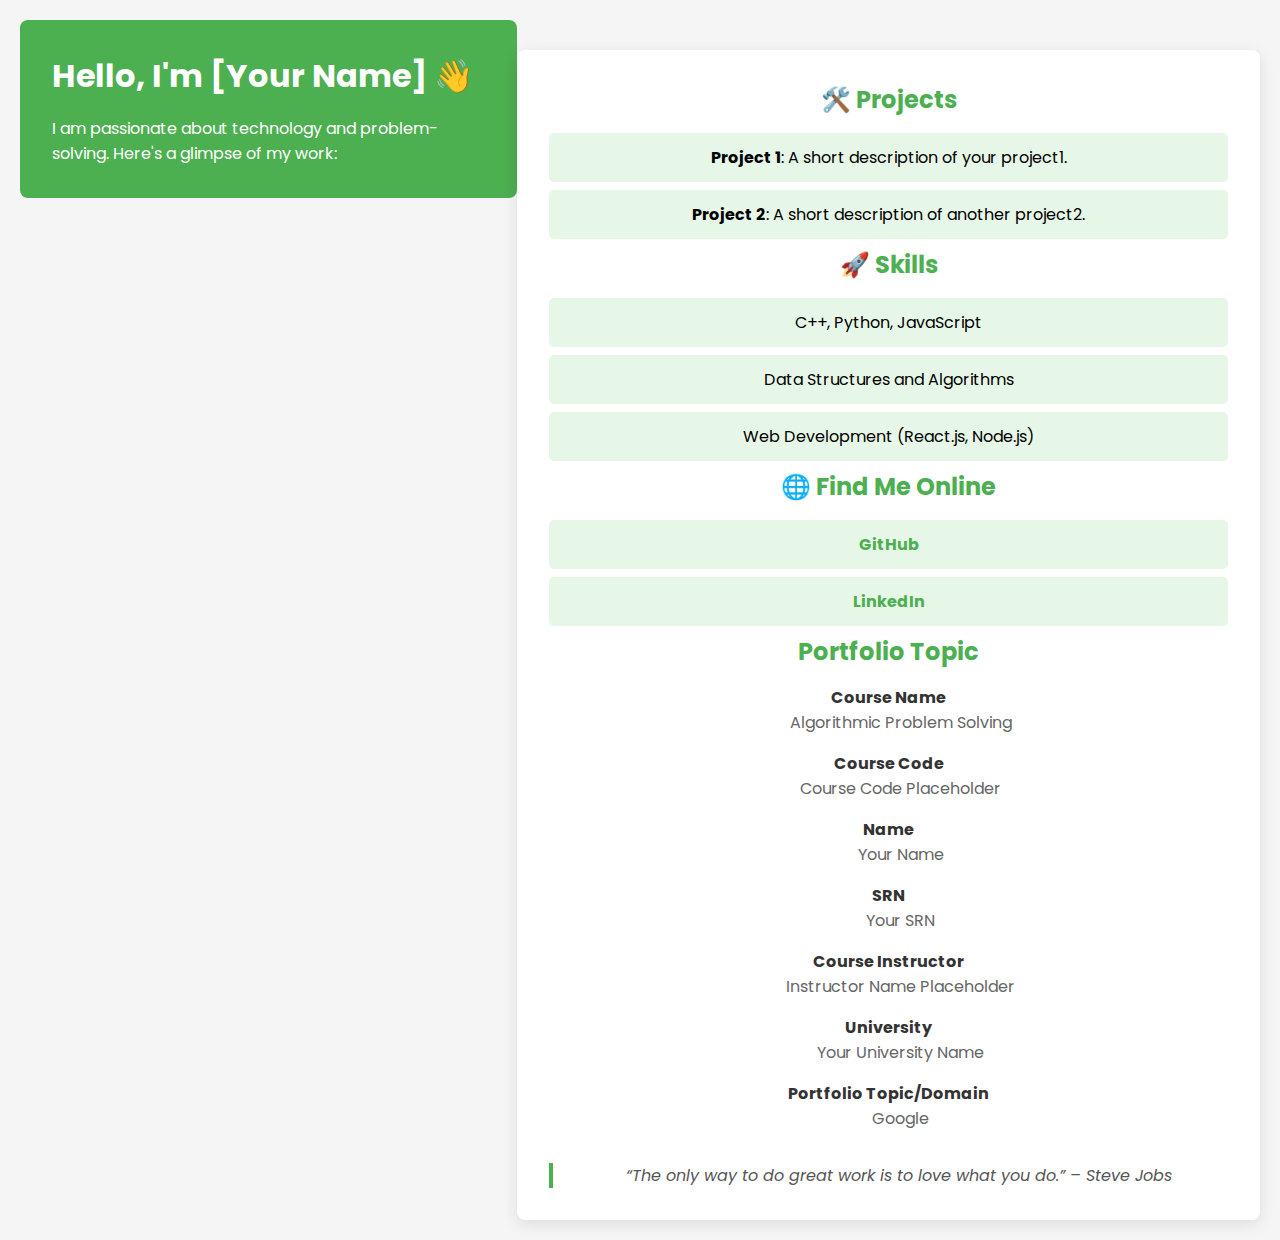
<file: index.html>
<!DOCTYPE html>
<html lang="en">
<head>
    <meta charset="UTF-8">
    <meta name="viewport" content="width=device-width, initial-scale=1.0">
    <title>Portfolio</title>
    <link rel="stylesheet" href="style.css">
    <link href="https://fonts.googleapis.com/css2?family=Poppins:wght@300;400;600&display=swap" rel="stylesheet">
</head>
<body>
    <header>
        <h1>Hello, I'm [Your Name] 👋</h1>
        <p>I am passionate about technology and problem-solving. Here's a glimpse of my work:</p>
    </header>

    <section>
        <h2>🛠️ Projects</h2>
        <ul>
            <li><strong>Project 1</strong>: A short description of your project1.</li>
            <li><strong>Project 2</strong>: A short description of another project2.</li>
        </ul>

        <h2>🚀 Skills</h2>
        <ul>
            <li>C++, Python, JavaScript</li>
            <li>Data Structures and Algorithms</li>
            <li>Web Development (React.js, Node.js)</li>
        </ul>

        <h2>🌐 Find Me Online</h2>
        <ul>
            <li><a href="https://github.com/your-github-username" target="_blank">GitHub</a></li>
            <li><a href="https://linkedin.com/in/your-linkedin-profile" target="_blank">LinkedIn</a></li>
        </ul>

        <h2>Portfolio Topic</h2>
        <dl>
            <dt>Course Name</dt>
            <dd>Algorithmic Problem Solving</dd>

            <dt>Course Code</dt>
            <dd>Course Code Placeholder</dd>

            <dt>Name</dt>
            <dd>Your Name</dd>

            <dt>SRN</dt>
            <dd>Your SRN</dd>

            <dt>Course Instructor</dt>
            <dd>Instructor Name Placeholder</dd>

            <dt>University</dt>
            <dd>Your University Name</dd>

            <dt>Portfolio Topic/Domain</dt>
            <dd>Google</dd>
        </dl>

        <blockquote>“The only way to do great work is to love what you do.” – Steve Jobs</blockquote>
    </section>
</body>
</html>
</file>
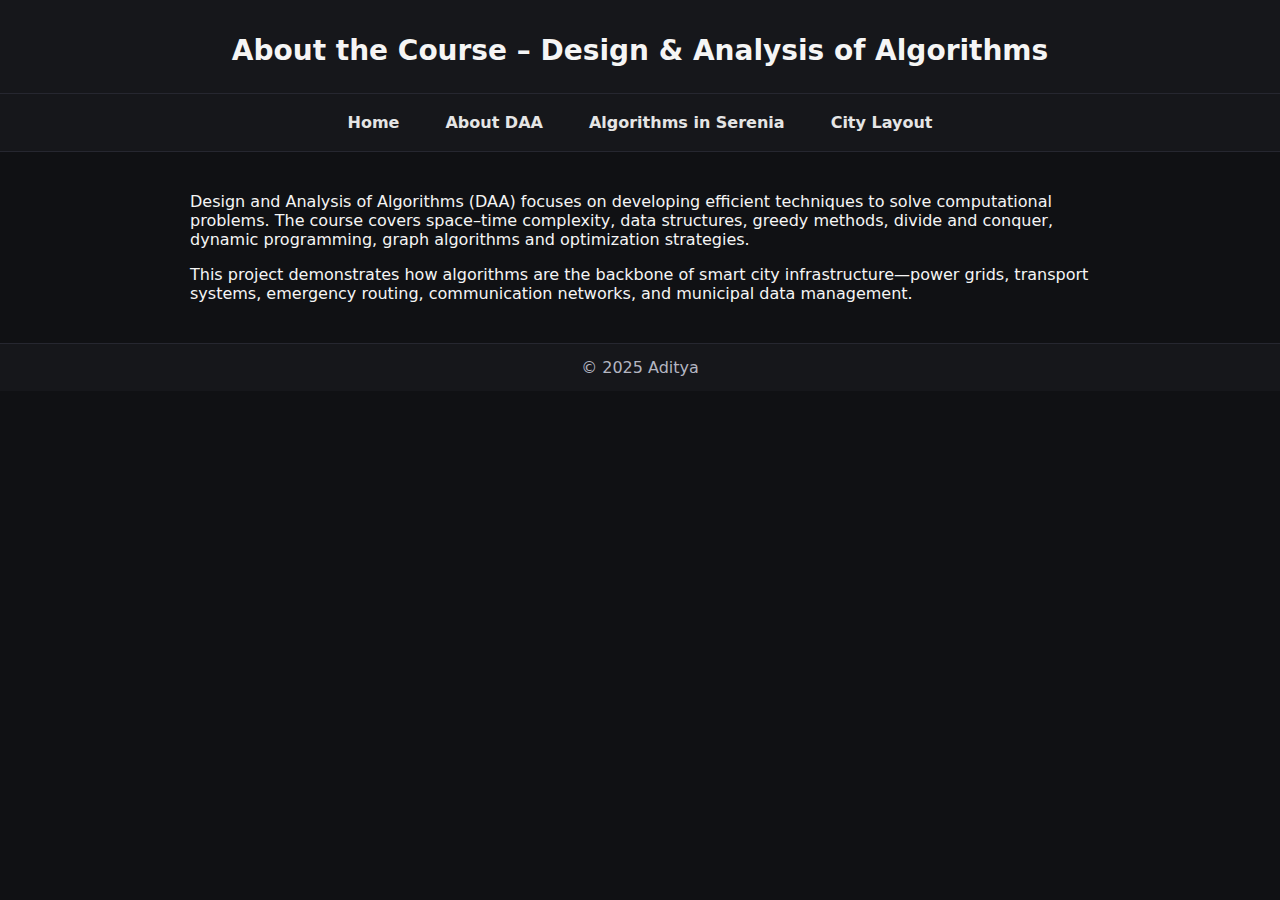
<file: about.html>
<!DOCTYPE html>
<html>
<head>
    <title>About DAA</title>
    <link rel="stylesheet" href="styles.css">
</head>
<body>

<header><h1>About the Course – Design & Analysis of Algorithms</h1></header>

<nav>
    <a href="index.html">Home</a>
    <a href="about.html">About DAA</a>
    <a href="algos.html">Algorithms in Serenia</a>
    <a href="citylayout.html">City Layout</a>
</nav>

<section>
<p>
Design and Analysis of Algorithms (DAA) focuses on developing efficient techniques 
to solve computational problems. The course covers space–time complexity, 
data structures, greedy methods, divide and conquer, dynamic programming, 
graph algorithms and optimization strategies.
</p>

<p>
This project demonstrates how algorithms are the backbone of smart city 
infrastructure—power grids, transport systems, emergency routing, communication 
networks, and municipal data management.
</p>
</section>

<footer>© 2025 Aditya</footer>

</body>
</html>
</file>
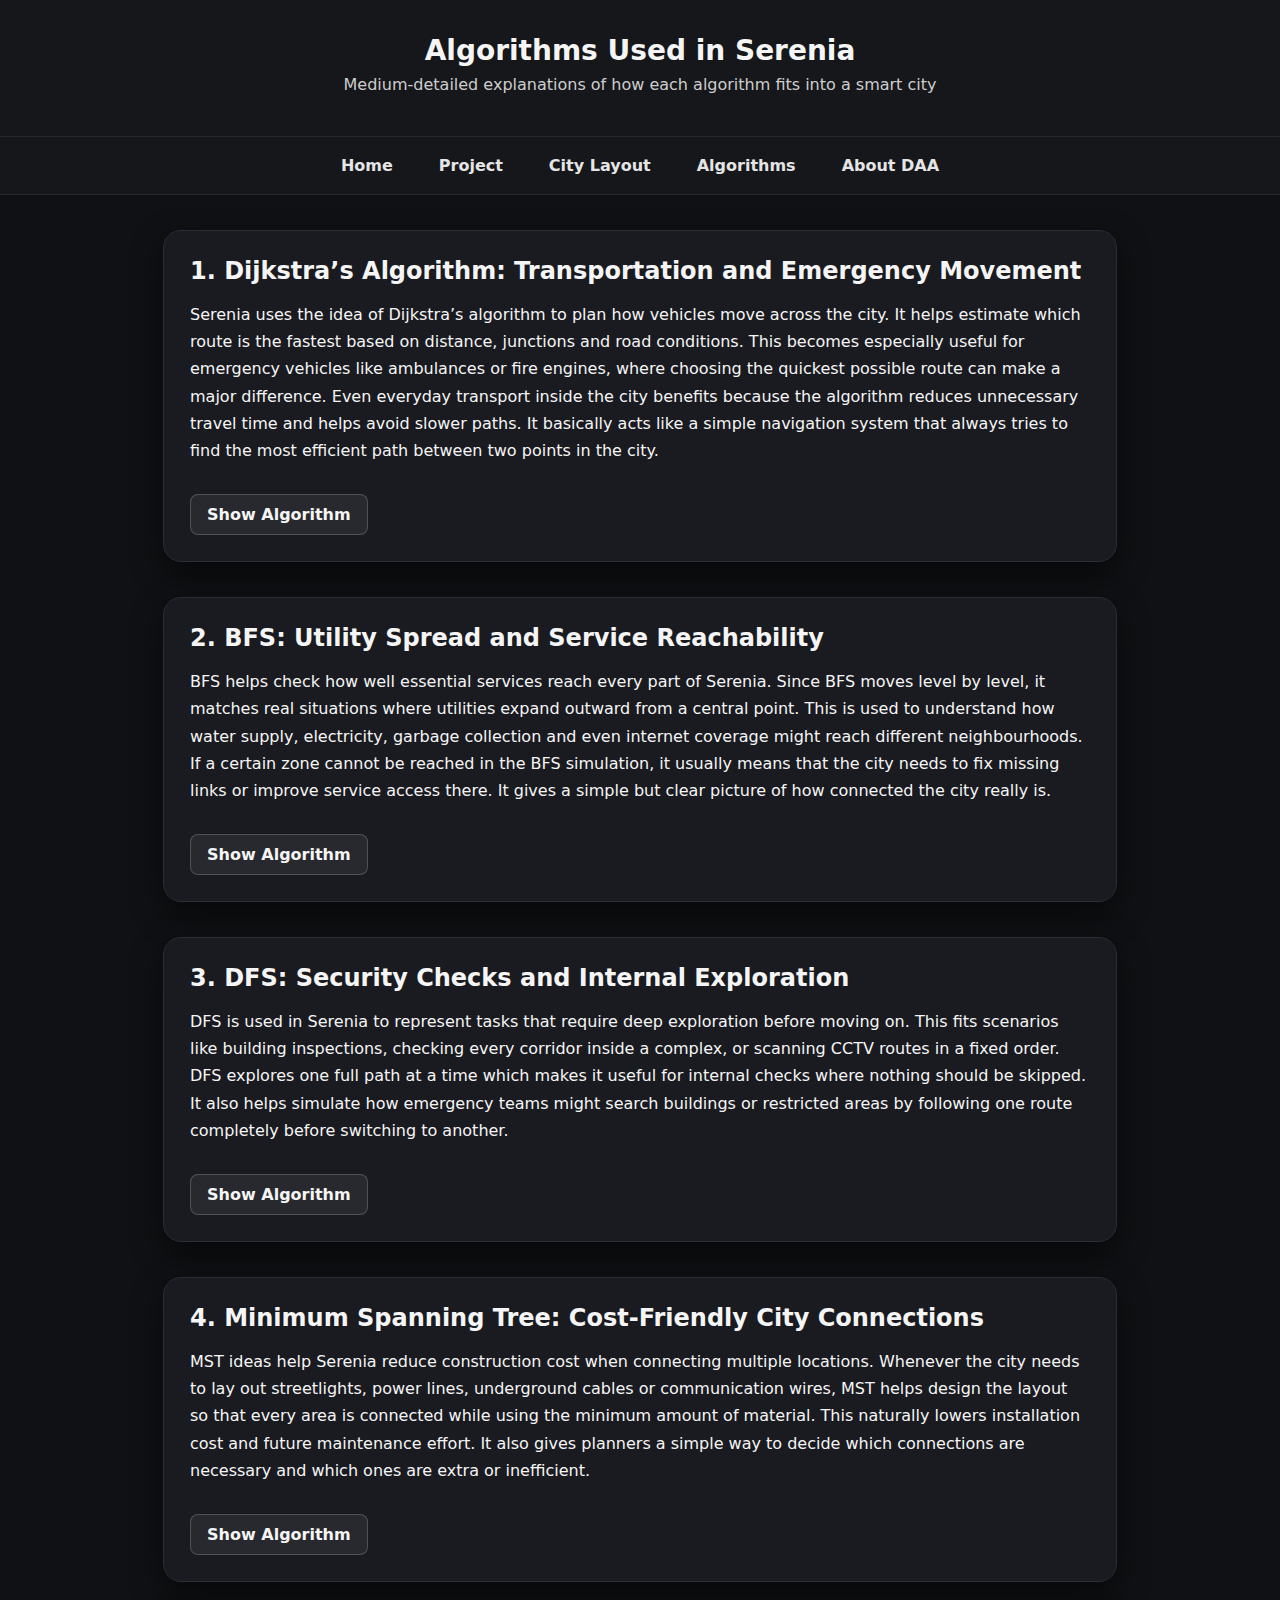
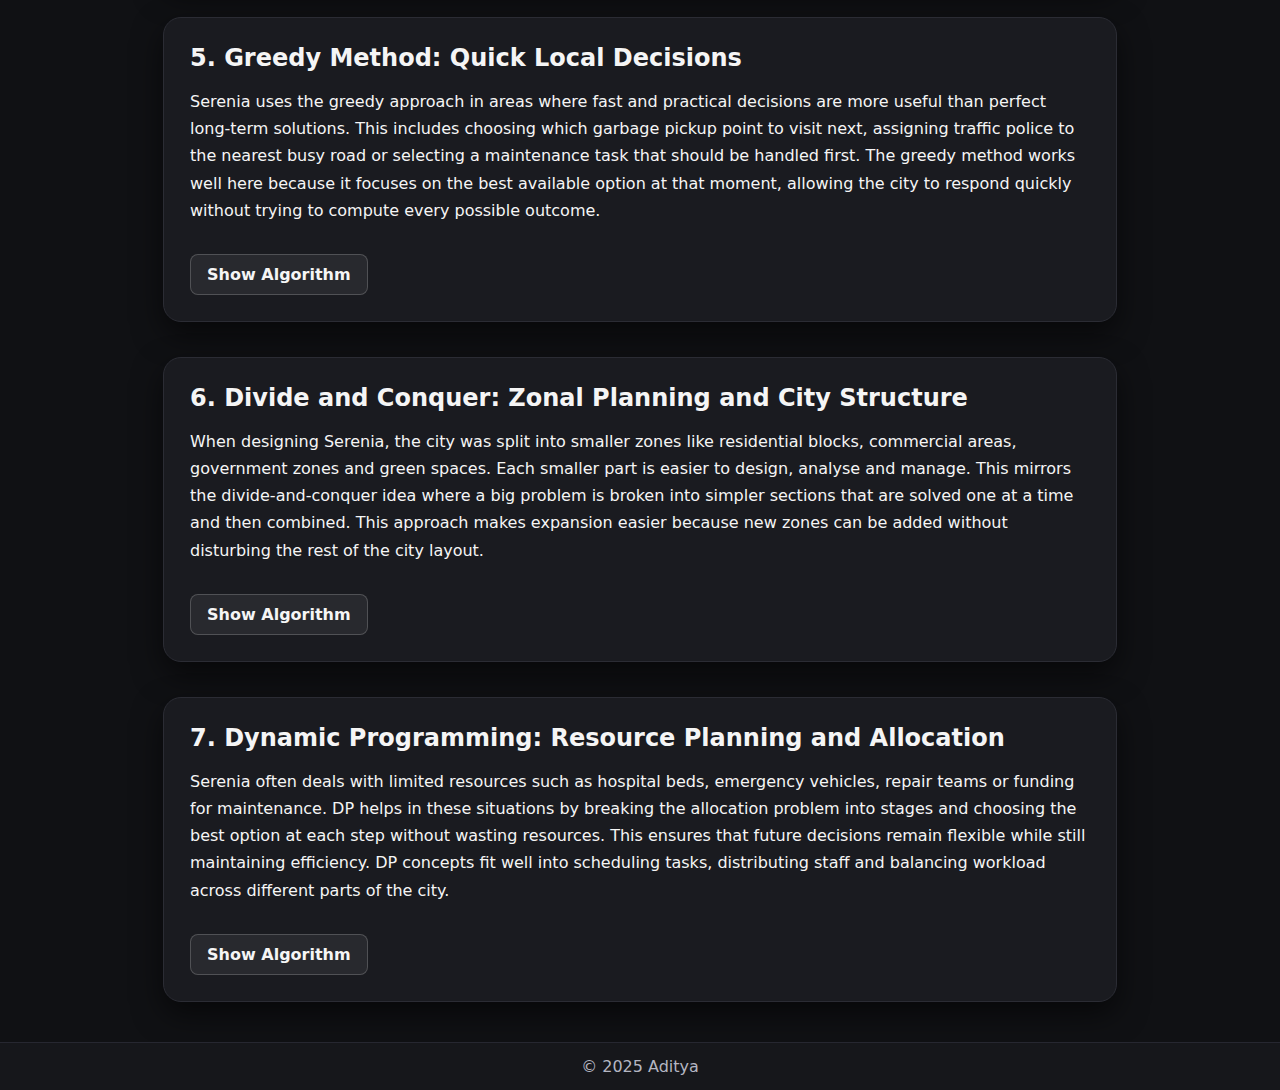
<file: algorithms.html>
<!DOCTYPE html>
<html>
<head>
    <title>Algorithms in Serenia City</title>
    <link rel="stylesheet" href="styles.css">
    <meta charset="utf-8">
    <meta name="viewport" content="width=device-width, initial-scale=1">
</head>
<body>

<header>
    <h1>Algorithms Used in Serenia</h1>
    <p>Medium-detailed explanations of how each algorithm fits into a smart city</p>
</header>

<nav>
    <a href="index.html">Home</a>
    <a href="project.html">Project</a>
    <a href="citylayout.html">City Layout</a>
    <a href="algorithms.html">Algorithms</a>
    <a href="about.html">About DAA</a>
</nav>


<!-- 1. DIJKSTRA -->
<section class="card">
    <h2>1. Dijkstra’s Algorithm: Transportation and Emergency Movement</h2>

    <p>
        Serenia uses the idea of Dijkstra’s algorithm to plan how vehicles move across the city.
        It helps estimate which route is the fastest based on distance, junctions and road conditions.
        This becomes especially useful for emergency vehicles like ambulances or fire engines, where
        choosing the quickest possible route can make a major difference. Even everyday transport inside
        the city benefits because the algorithm reduces unnecessary travel time and helps avoid slower paths.
        It basically acts like a simple navigation system that always tries to find the most efficient path
        between two points in the city.
    </p>

    <details class="algo-drop">
        <summary>Show Algorithm</summary>
        <div class="algo-box">
<pre>
function dijkstra(graph, source):
    dist = infinity array
    dist[source] = 0
    pq = priority queue
    pq.push(source, 0)

    while pq not empty:
        u = pq.pop()
        for each v in neighbors(u):
            w = weight(u, v)
            if dist[u] + w < dist[v]:
                dist[v] = dist[u] + w
                pq.push(v, dist[v])

    return dist
</pre>
        </div>
    </details>
</section>


<!-- 2. BFS -->
<section class="card">
    <h2>2. BFS: Utility Spread and Service Reachability</h2>

    <p>
        BFS helps check how well essential services reach every part of Serenia. Since BFS moves level by
        level, it matches real situations where utilities expand outward from a central point. This is used
        to understand how water supply, electricity, garbage collection and even internet coverage might reach
        different neighbourhoods. If a certain zone cannot be reached in the BFS simulation, it usually means
        that the city needs to fix missing links or improve service access there. It gives a simple but clear
        picture of how connected the city really is.
    </p>

    <details class="algo-drop">
        <summary>Show Algorithm</summary>
        <div class="algo-box">
<pre>
function BFS(graph, start):
    visited = set()
    queue = [start]
    visited.add(start)

    while queue not empty:
        node = queue.pop(0)
        for neighbor in graph[node]:
            if neighbor not in visited:
                visited.add(neighbor)
                queue.append(neighbor)
</pre>
        </div>
    </details>
</section>


<!-- 3. DFS -->
<section class="card">
    <h2>3. DFS: Security Checks and Internal Exploration</h2>

    <p>
        DFS is used in Serenia to represent tasks that require deep exploration before moving on.
        This fits scenarios like building inspections, checking every corridor inside a complex,
        or scanning CCTV routes in a fixed order. DFS explores one full path at a time which makes
        it useful for internal checks where nothing should be skipped. It also helps simulate how
        emergency teams might search buildings or restricted areas by following one route completely
        before switching to another.
    </p>

    <details class="algo-drop">
        <summary>Show Algorithm</summary>
        <div class="algo-box">
<pre>
function DFS(node):
    visited.add(node)
    for neighbor in graph[node]:
        if neighbor not in visited:
            DFS(neighbor)
</pre>
        </div>
    </details>
</section>


<!-- 4. MST -->
<section class="card">
    <h2>4. Minimum Spanning Tree: Cost-Friendly City Connections</h2>

    <p>
        MST ideas help Serenia reduce construction cost when connecting multiple locations.
        Whenever the city needs to lay out streetlights, power lines, underground cables
        or communication wires, MST helps design the layout so that every area is connected
        while using the minimum amount of material. This naturally lowers installation cost
        and future maintenance effort. It also gives planners a simple way to decide which
        connections are necessary and which ones are extra or inefficient.
    </p>

    <details class="algo-drop">
        <summary>Show Algorithm</summary>
        <div class="algo-box">
<pre>
function kruskal(graph):
    sort edges by weight
    DSU = disjoint set
    mst = []

    for (u, v, w) in edges:
        if find(u) != find(v):
            union(u, v)
            mst.append((u, v, w))

    return mst
</pre>
        </div>
    </details>
</section>


<!-- 5. GREEDY -->
<section class="card">
    <h2>5. Greedy Method: Quick Local Decisions</h2>

    <p>
        Serenia uses the greedy approach in areas where fast and practical decisions are more
        useful than perfect long-term solutions. This includes choosing which garbage pickup
        point to visit next, assigning traffic police to the nearest busy road or selecting a
        maintenance task that should be handled first. The greedy method works well here because
        it focuses on the best available option at that moment, allowing the city to respond
        quickly without trying to compute every possible outcome.
    </p>

    <details class="algo-drop">
        <summary>Show Algorithm</summary>
        <div class="algo-box">
<pre>
function greedy(problem):
    solution = []
    while not finished(problem):
        best = best_local_choice(problem)
        solution.append(best)
        update(problem, best)
    return solution
</pre>
        </div>
    </details>
</section>


<!-- 6. DIVIDE & CONQUER -->
<section class="card">
    <h2>6. Divide and Conquer: Zonal Planning and City Structure</h2>

    <p>
        When designing Serenia, the city was split into smaller zones like residential blocks,
        commercial areas, government zones and green spaces. Each smaller part is easier to
        design, analyse and manage. This mirrors the divide-and-conquer idea where a big
        problem is broken into simpler sections that are solved one at a time and then combined.
        This approach makes expansion easier because new zones can be added without disturbing
        the rest of the city layout.
    </p>

    <details class="algo-drop">
        <summary>Show Algorithm</summary>
        <div class="algo-box">
<pre>
function divideAndConquer(problem):
    if small(problem):
        return solve(problem)

    left, right = split(problem)
    a = divideAndConquer(left)
    b = divideAndConquer(right)
    return combine(a, b)
</pre>
        </div>
    </details>
</section>


<!-- 7. DP -->
<section class="card">
    <h2>7. Dynamic Programming: Resource Planning and Allocation</h2>

    <p>
        Serenia often deals with limited resources such as hospital beds, emergency vehicles,
        repair teams or funding for maintenance. DP helps in these situations by breaking the
        allocation problem into stages and choosing the best option at each step without wasting
        resources. This ensures that future decisions remain flexible while still maintaining
        efficiency. DP concepts fit well into scheduling tasks, distributing staff and balancing
        workload across different parts of the city.
    </p>

    <details class="algo-drop">
        <summary>Show Algorithm</summary>
        <div class="algo-box">
<pre>
function DP():
    dp = array
    initialize dp

    for i in range:
        dp[i] = best value using previous states

    return dp[end]
</pre>
        </div>
    </details>
</section>


<footer>© 2025 Aditya</footer>

</body>
</html>
</file>
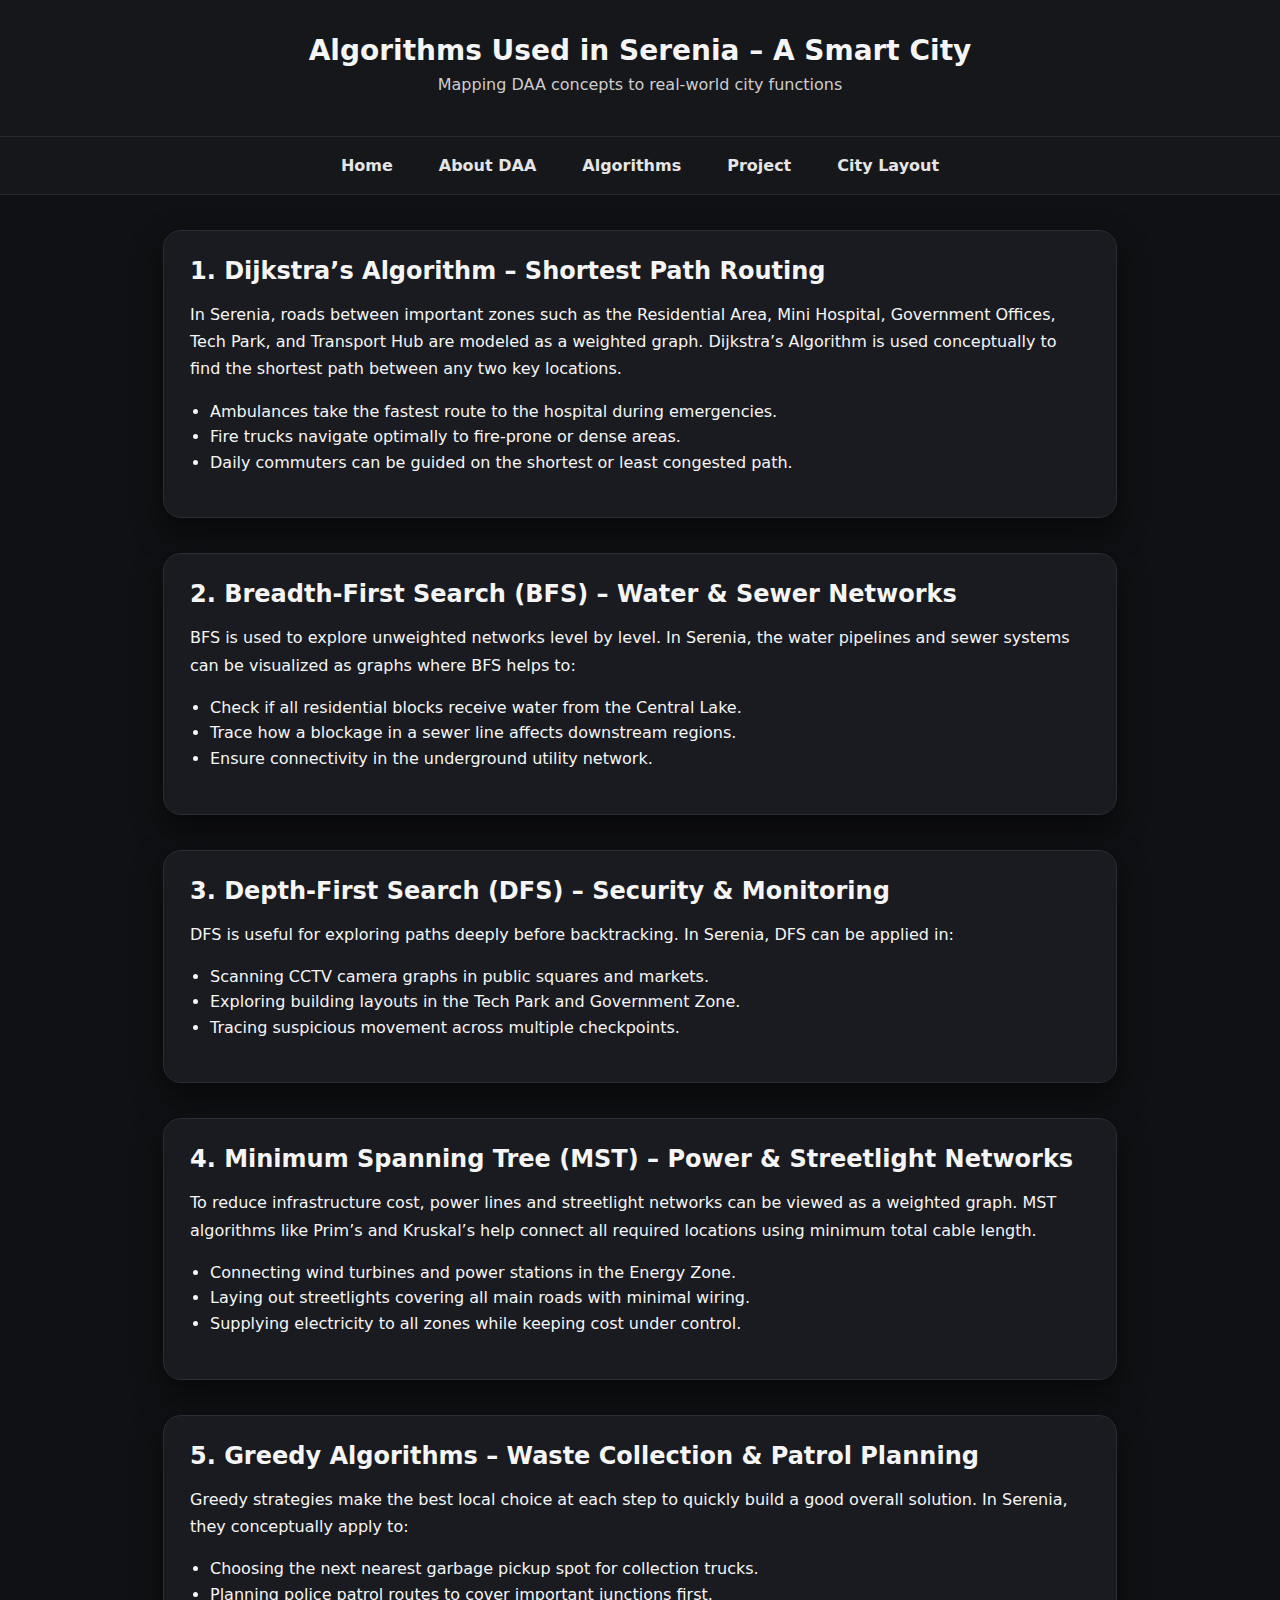
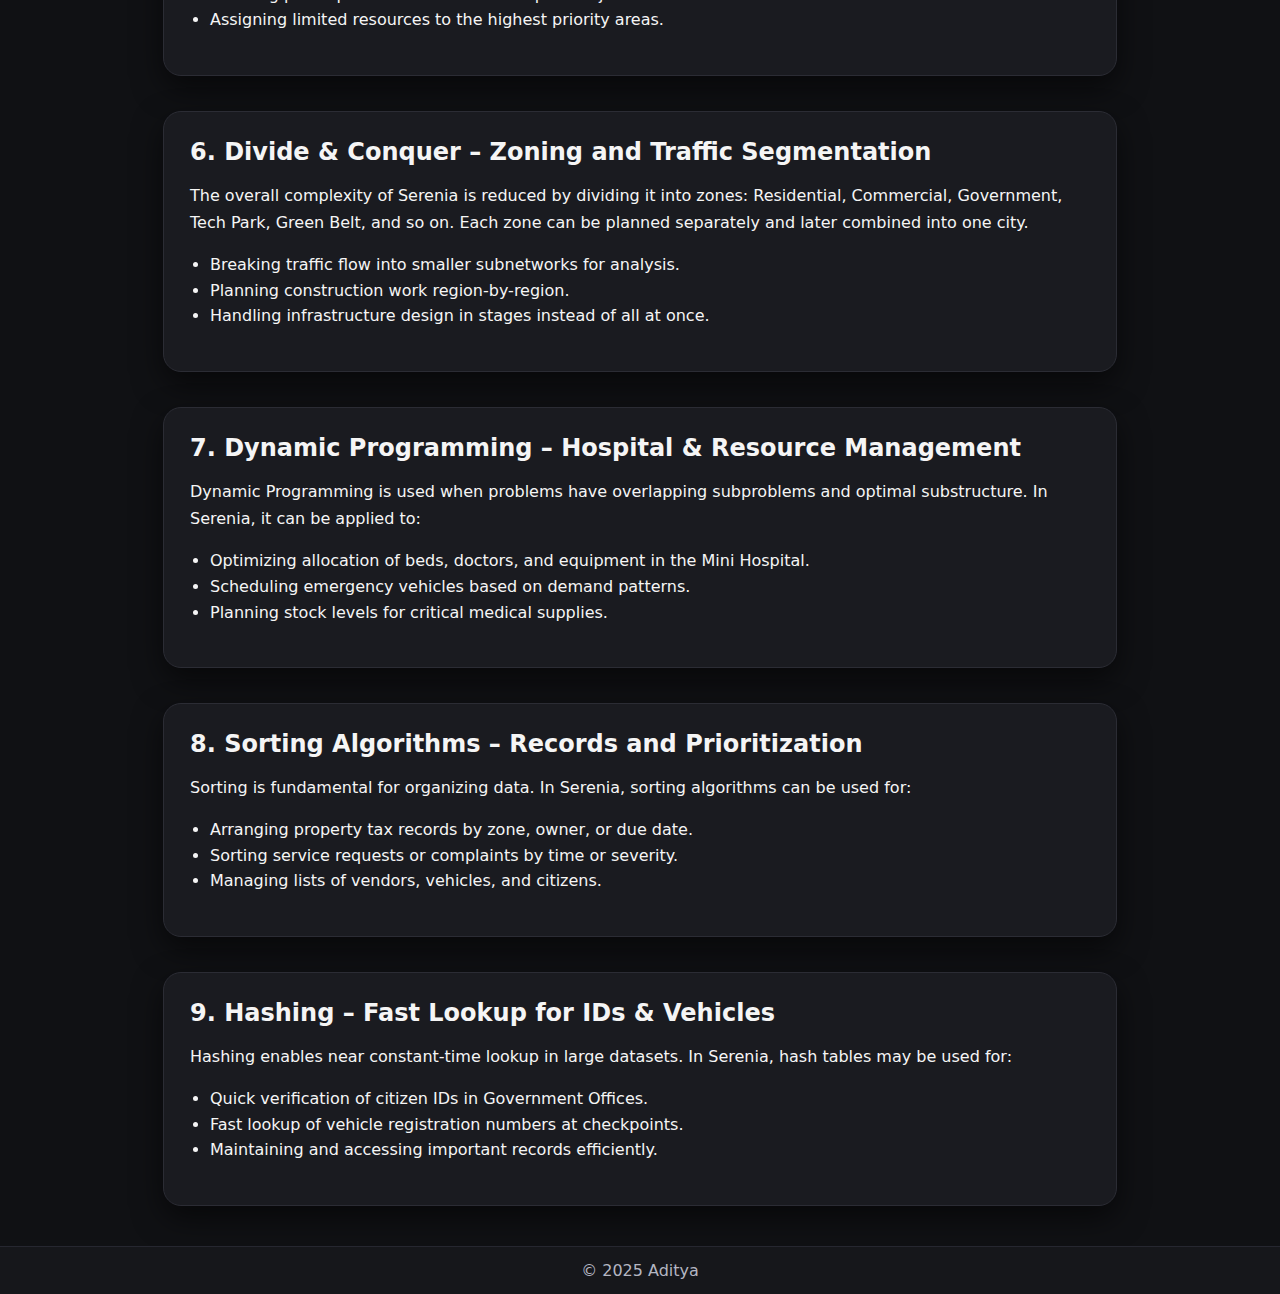
<file: algos.html>
<!DOCTYPE html>
<html>
<head>
    <title>Algorithms in Serenia City</title>
    <link rel="stylesheet" href="styles.css">
</head>
<body>

<header>
    <h1>Algorithms Used in Serenia – A Smart City</h1>
    <p>Mapping DAA concepts to real-world city functions</p>
</header>

<nav>
    <a href="index.html">Home</a>
    <a href="about.html">About DAA</a>
    <a href="algos.html">Algorithms</a>
    <a href="project.html">Project</a>
    <a href="citylayout.html">City Layout</a>
</nav>

<section class="card fade-in">
    <h2>1. Dijkstra’s Algorithm – Shortest Path Routing</h2>
    <p>
        In Serenia, roads between important zones such as the Residential Area, 
        Mini Hospital, Government Offices, Tech Park, and Transport Hub are 
        modeled as a weighted graph. Dijkstra’s Algorithm is used conceptually 
        to find the shortest path between any two key locations.
    </p>
    <ul>
        <li>Ambulances take the fastest route to the hospital during emergencies.</li>
        <li>Fire trucks navigate optimally to fire-prone or dense areas.</li>
        <li>Daily commuters can be guided on the shortest or least congested path.</li>
    </ul>
</section>

<section class="card fade-in delay-1">
    <h2>2. Breadth-First Search (BFS) – Water & Sewer Networks</h2>
    <p>
        BFS is used to explore unweighted networks level by level. In Serenia, 
        the water pipelines and sewer systems can be visualized as graphs where 
        BFS helps to:
    </p>
    <ul>
        <li>Check if all residential blocks receive water from the Central Lake.</li>
        <li>Trace how a blockage in a sewer line affects downstream regions.</li>
        <li>Ensure connectivity in the underground utility network.</li>
    </ul>
</section>

<section class="card fade-in delay-2">
    <h2>3. Depth-First Search (DFS) – Security & Monitoring</h2>
    <p>
        DFS is useful for exploring paths deeply before backtracking. In Serenia, 
        DFS can be applied in:
    </p>
    <ul>
        <li>Scanning CCTV camera graphs in public squares and markets.</li>
        <li>Exploring building layouts in the Tech Park and Government Zone.</li>
        <li>Tracing suspicious movement across multiple checkpoints.</li>
    </ul>
</section>

<section class="card fade-in delay-3">
    <h2>4. Minimum Spanning Tree (MST) – Power & Streetlight Networks</h2>
    <p>
        To reduce infrastructure cost, power lines and streetlight networks can 
        be viewed as a weighted graph. MST algorithms like Prim’s and Kruskal’s 
        help connect all required locations using minimum total cable length.
    </p>
    <ul>
        <li>Connecting wind turbines and power stations in the Energy Zone.</li>
        <li>Laying out streetlights covering all main roads with minimal wiring.</li>
        <li>Supplying electricity to all zones while keeping cost under control.</li>
    </ul>
</section>

<section class="card fade-in delay-4">
    <h2>5. Greedy Algorithms – Waste Collection & Patrol Planning</h2>
    <p>
        Greedy strategies make the best local choice at each step to quickly 
        build a good overall solution. In Serenia, they conceptually apply to:
    </p>
    <ul>
        <li>Choosing the next nearest garbage pickup spot for collection trucks.</li>
        <li>Planning police patrol routes to cover important junctions first.</li>
        <li>Assigning limited resources to the highest priority areas.</li>
    </ul>
</section>

<section class="card fade-in delay-5">
    <h2>6. Divide & Conquer – Zoning and Traffic Segmentation</h2>
    <p>
        The overall complexity of Serenia is reduced by dividing it into zones: 
        Residential, Commercial, Government, Tech Park, Green Belt, and so on. 
        Each zone can be planned separately and later combined into one city.
    </p>
    <ul>
        <li>Breaking traffic flow into smaller subnetworks for analysis.</li>
        <li>Planning construction work region-by-region.</li>
        <li>Handling infrastructure design in stages instead of all at once.</li>
    </ul>
</section>

<section class="card fade-in delay-6">
    <h2>7. Dynamic Programming – Hospital & Resource Management</h2>
    <p>
        Dynamic Programming is used when problems have overlapping subproblems 
        and optimal substructure. In Serenia, it can be applied to:
    </p>
    <ul>
        <li>Optimizing allocation of beds, doctors, and equipment in the Mini Hospital.</li>
        <li>Scheduling emergency vehicles based on demand patterns.</li>
        <li>Planning stock levels for critical medical supplies.</li>
    </ul>
</section>

<section class="card fade-in delay-7">
    <h2>8. Sorting Algorithms – Records and Prioritization</h2>
    <p>
        Sorting is fundamental for organizing data. In Serenia, sorting algorithms 
        can be used for:
    </p>
    <ul>
        <li>Arranging property tax records by zone, owner, or due date.</li>
        <li>Sorting service requests or complaints by time or severity.</li>
        <li>Managing lists of vendors, vehicles, and citizens.</li>
    </ul>
</section>

<section class="card fade-in delay-8">
    <h2>9. Hashing – Fast Lookup for IDs & Vehicles</h2>
    <p>
        Hashing enables near constant-time lookup in large datasets. In Serenia, 
        hash tables may be used for:
    </p>
    <ul>
        <li>Quick verification of citizen IDs in Government Offices.</li>
        <li>Fast lookup of vehicle registration numbers at checkpoints.</li>
        <li>Maintaining and accessing important records efficiently.</li>
    </ul>
</section>

<footer>© 2025 Aditya</footer>

</body>
</html>
</file>
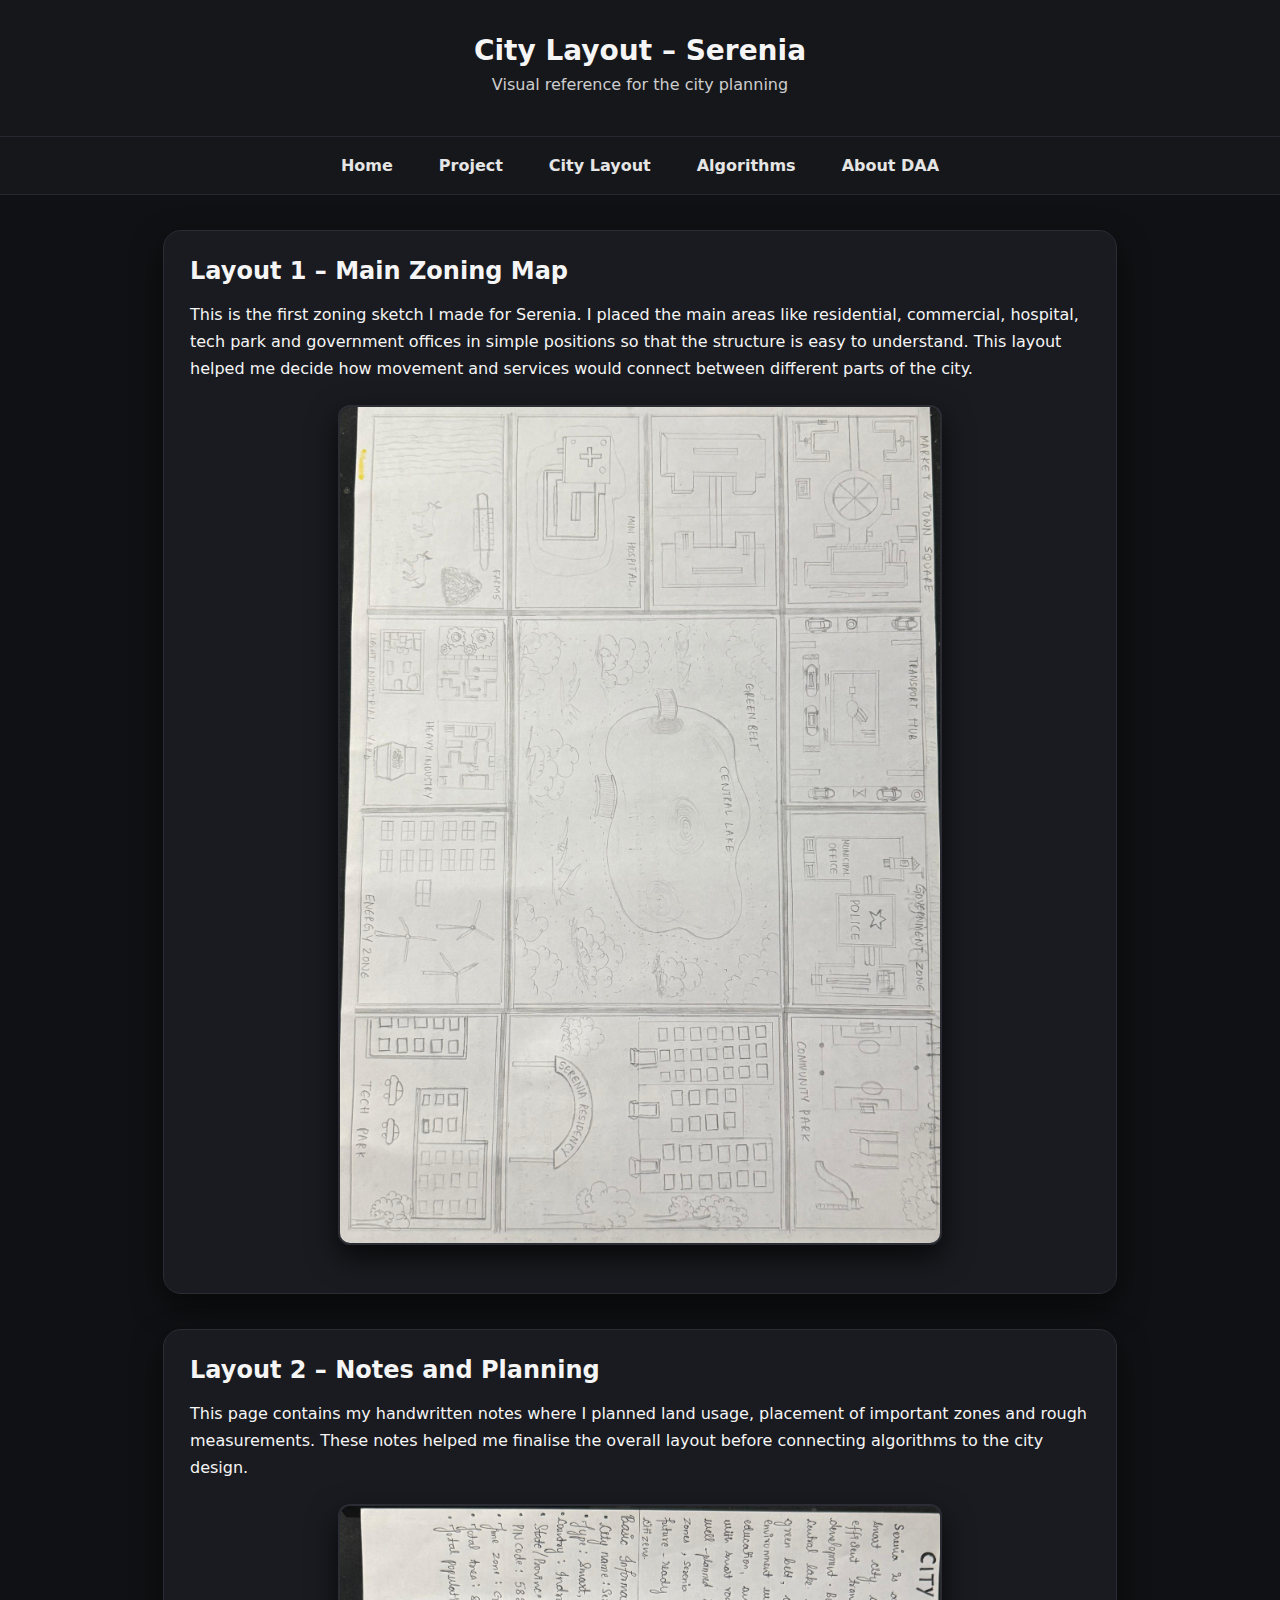
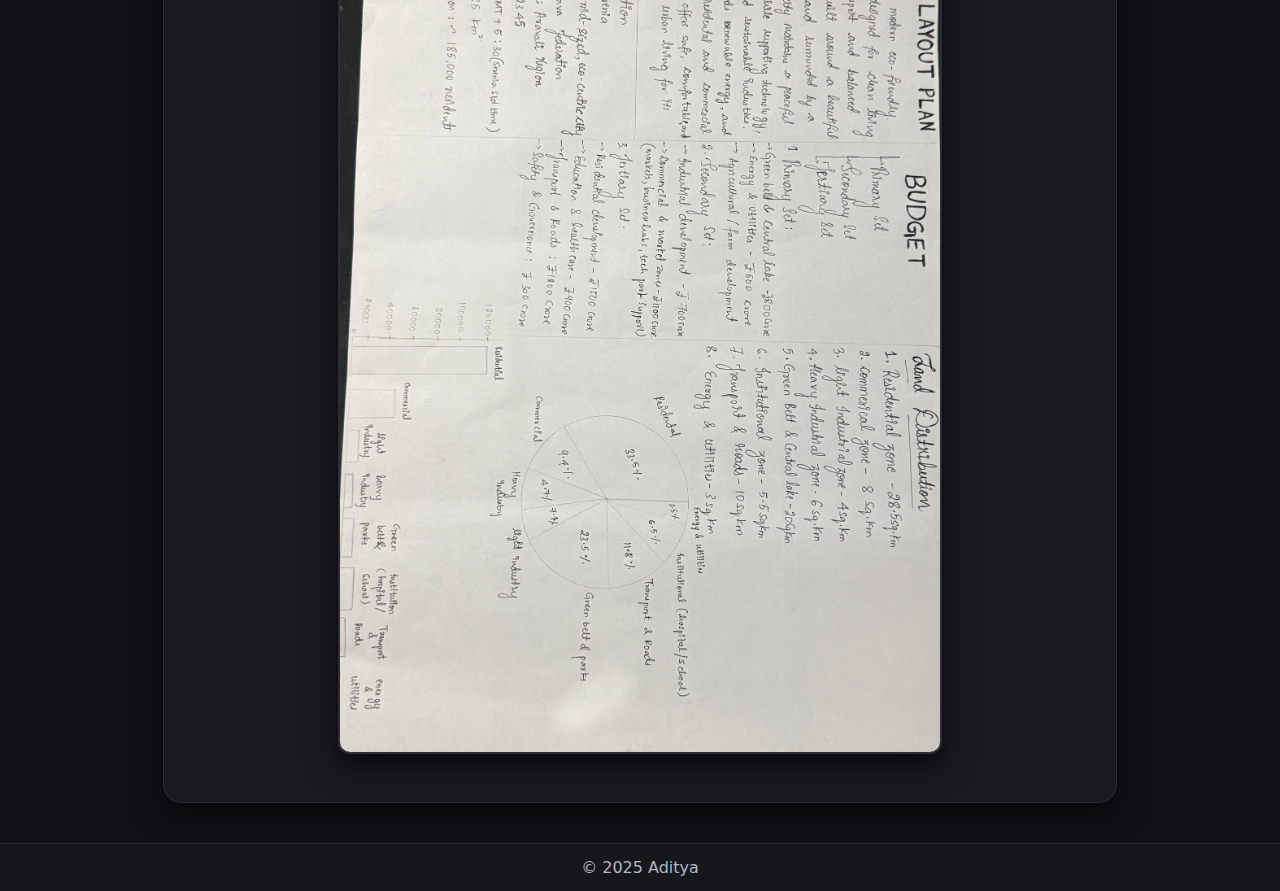
<file: citylayout.html>
<!DOCTYPE html>
<html>
<head>
    <title>City Layout – Serenia</title>
    <link rel="stylesheet" href="styles.css">
</head>
<body>

<header>
    <h1>City Layout – Serenia</h1>
    <p>Visual reference for the city planning</p>
</header>

<nav>
    <a href="index.html">Home</a>
    <a href="project.html">Project</a>
    <a href="citylayout.html">City Layout</a>
    <a href="algorithms.html">Algorithms</a>
    <a href="about.html">About DAA</a>
</nav>

<section class="card fade-in">
    <h2>Layout 1 – Main Zoning Map</h2>
    <p>
        This is the first zoning sketch I made for Serenia. I placed the main areas like
        residential, commercial, hospital, tech park and government offices in simple
        positions so that the structure is easy to understand. This layout helped me decide
        how movement and services would connect between different parts of the city.
    </p>
    <img src="images/layout1.jpeg" class="project-img" alt="Serenia City Zoning Layout">
</section>

<section class="card fade-in delay-1">
    <h2>Layout 2 – Notes and Planning</h2>
    <p>
        This page contains my handwritten notes where I planned land usage, placement of
        important zones and rough measurements. These notes helped me finalise the overall
        layout before connecting algorithms to the city design.
    </p>
    <img src="images/layout2.jpeg" class="project-img" alt="Serenia City Notes Layout">
</section>

<footer>© 2025 Aditya</footer>

</body>
</html>
</file>
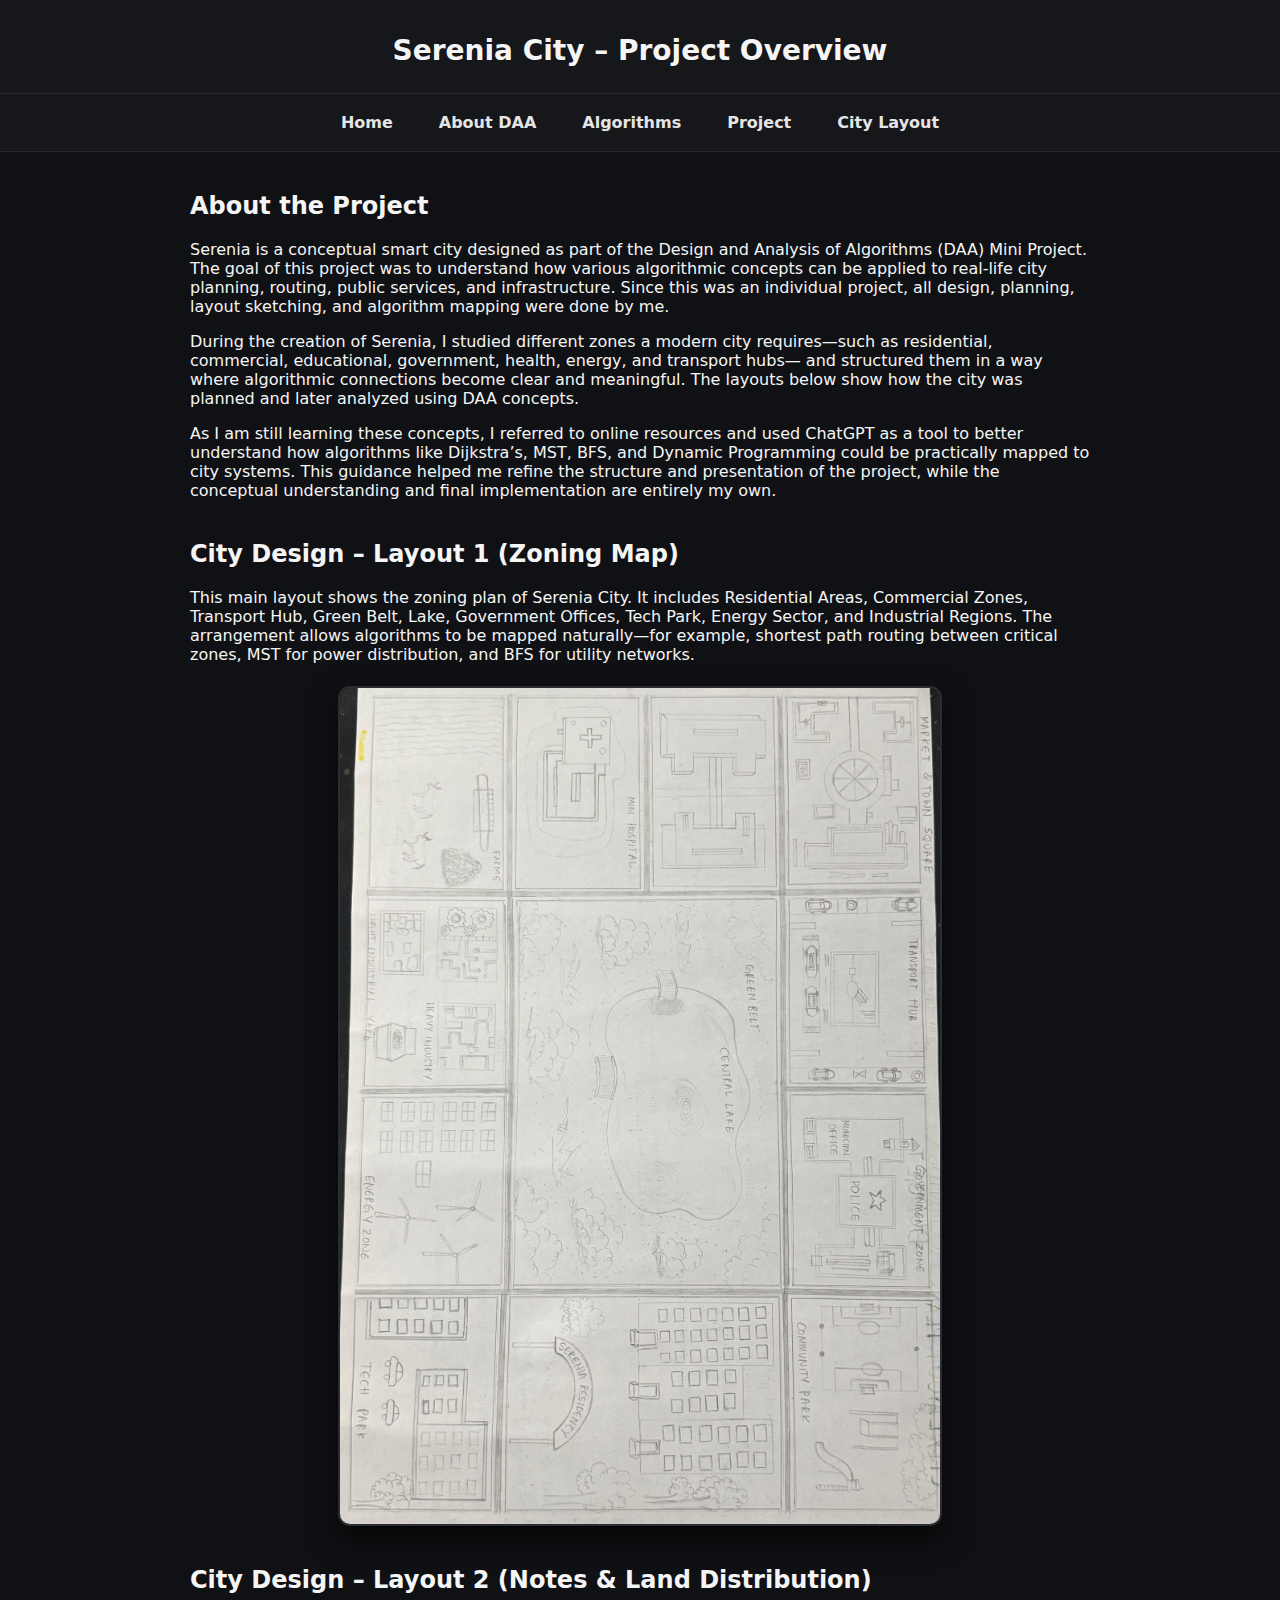
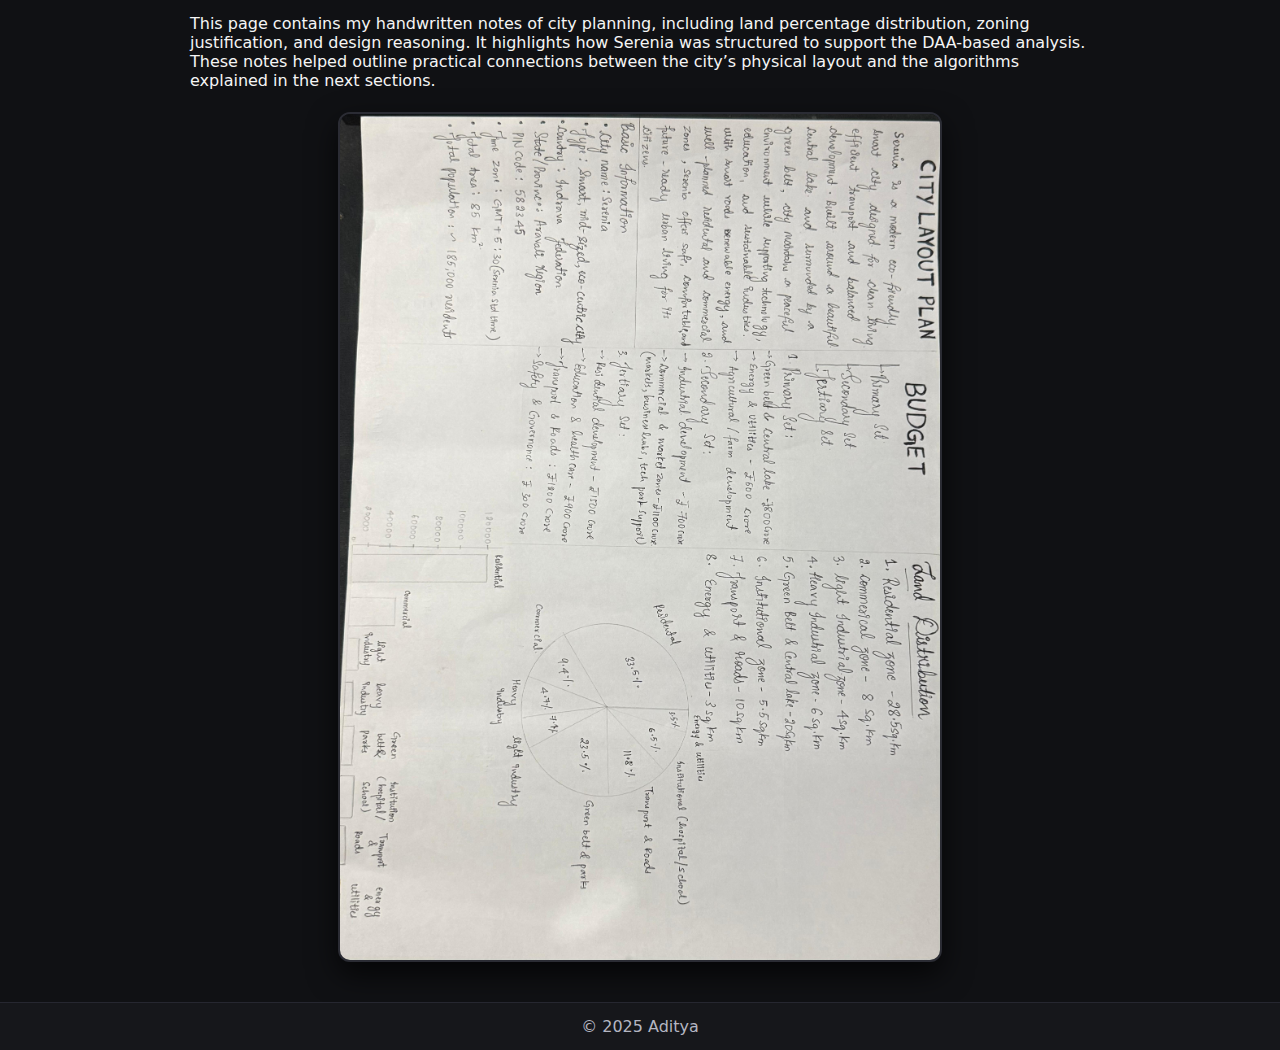
<file: project.html>
<!DOCTYPE html>
<html>
<head>
    <title>Project – Serenia City</title>
    <link rel="stylesheet" href="styles.css">
</head>
<body>

<header><h1>Serenia City – Project Overview</h1></header>

<nav>
    <a href="index.html">Home</a>
    <a href="about.html">About DAA</a>
    <a href="algos.html">Algorithms</a>
    <a href="project.html">Project</a>
    <a href="citylayout.html">City Layout</a>
</nav>

<section>
    <h2>About the Project</h2>
    <p>
        Serenia is a conceptual smart city designed as part of the 
        Design and Analysis of Algorithms (DAA) Mini Project. 
        The goal of this project was to understand how various 
        algorithmic concepts can be applied to real-life city 
        planning, routing, public services, and infrastructure.
        Since this was an individual project, all design, planning, 
        layout sketching, and algorithm mapping were done by me.
    </p>

    <p>
        During the creation of Serenia, I studied different zones a 
        modern city requires—such as residential, commercial, 
        educational, government, health, energy, and transport hubs—
        and structured them in a way where algorithmic connections 
        become clear and meaningful. The layouts below show how the 
        city was planned and later analyzed using DAA concepts.
    </p>

    <p>
        As I am still learning these concepts, I referred to online 
        resources and used ChatGPT as a tool to better understand how 
        algorithms like Dijkstra’s, MST, BFS, and Dynamic Programming 
        could be practically mapped to city systems. This guidance 
        helped me refine the structure and presentation of the project, 
        while the conceptual understanding and final implementation 
        are entirely my own.
    </p>
</section>

<section>
    <h2>City Design – Layout 1 (Zoning Map)</h2>
    <p>
        This main layout shows the zoning plan of Serenia City. 
        It includes Residential Areas, Commercial Zones, Transport Hub, 
        Green Belt, Lake, Government Offices, Tech Park, Energy Sector, 
        and Industrial Regions. The arrangement allows algorithms to be 
        mapped naturally—for example, shortest path routing between 
        critical zones, MST for power distribution, and BFS for utility networks.
    </p>
    <img src="images/layout1.jpeg" class="project-img">
</section>

<section>
    <h2>City Design – Layout 2 (Notes & Land Distribution)</h2>
    <p>
        This page contains my handwritten notes of city planning, 
        including land percentage distribution, zoning justification, 
        and design reasoning. It highlights how Serenia was structured 
        to support the DAA-based analysis. These notes helped outline 
        practical connections between the city’s physical layout and 
        the algorithms explained in the next sections.
    </p>
    <img src="images/layout2.jpeg" class="project-img">
</section>

<footer>© 2025 Aditya</footer>

</body>
</html>
</file>
<file: styles.css>
/* GLOBAL */
html, body {
    margin: 0;
    padding: 0;
    font-family: system-ui, -apple-system, BlinkMacSystemFont, "Segoe UI", sans-serif;
    background: #101114;
    color: #f5f5f5;
}

/* HEADER */
header {
    text-align: center;
    padding: 34px 16px 26px;
    background: #16171b;
    border-bottom: 1px solid #262730;
}
header h1 { font-size: 28px; margin: 0; }
header p { margin-top: 8px; color: #cdcdcd; }

/* NAV */
nav {
    background: #16171b;
    padding: 12px 16px;
    display: flex;
    justify-content: center;
    gap: 14px;
    border-bottom: 1px solid #262730;
}
nav a {
    text-decoration: none;
    color: #e5e5e5;
    padding: 7px 16px;
    border-radius: 999px;
    font-weight: 600;
    transition: 0.25s;
}
nav a:hover { background: #272830; color: white; }

/* PAGE */
section {
    width: 92%;
    max-width: 900px;
    margin: 40px auto;
}

/* CARD */
.card {
    background: #1a1b20;
    border: 1px solid #2b2c34;
    padding: 26px;
    margin: 35px auto;
    border-radius: 18px;
    transition: 0.35s;
    box-shadow: 0 12px 30px rgba(0,0,0,0.55);
}

/* FLOAT EFFECT */
.card:hover {
    transform: translateY(-10px);
    border-color: #ffffffcc;
    box-shadow: 0 0 14px rgba(255,255,255,0.45), 0 0 24px rgba(255,255,255,0.3);
}

/* FIX: CENTER HOME PAGE PROJECT CARD */
.card.center-text {
    text-align: center;
    margin-left: auto;
    margin-right: auto;
    max-width: 650px;
}

/* TEXT */
.card h2, .card h3 { margin: 0 0 16px; }
.card p { font-size: 16px; line-height: 1.7; }
.card ul { padding-left: 20px; line-height: 1.6; }

/* FIXED IMAGE RESPONSIVENESS */
.project-img {
    width: 100%;
    max-width: 600px;
    display: block;
    margin: 22px auto;
    border-radius: 12px;
    border: 2px solid #2b2c34;
    transition: transform 0.3s, border-color 0.3s;
    box-shadow: 0 12px 30px rgba(0,0,0,0.7);
}

.project-img:hover {
    transform: scale(1.03);
    border-color: #ffffffaa;
}

/* REMOVE DOT IN SUMMARY */
summary { list-style: none; cursor: pointer; }
summary::-webkit-details-marker { display: none; }

/* DROPDOWN BUTTON */
details summary {
    background: #ffffff10;
    padding: 10px 16px;
    border-radius: 8px;
    border: 1px solid #ffffff30;
    display: inline-block;
    margin-top: 14px;
    font-weight: 600;
    transition: 0.25s;
}
details summary:hover { background: #ffffff20; transform: translateY(-2px); }
details[open] summary { background: #ffffff30; }

/* DROPDOWN BOX */
.algo-box {
    background: #111217;
    border: 1px solid #2b2c34;
    border-radius: 12px;
    margin-top: 14px;
    padding: 20px;
}

pre {
    white-space: pre-wrap;
    font-size: 14px;
    color: white;
}

/* FOOTER */
footer {
    margin-top: 40px;
    text-align: center;
    padding: 14px;
    background: #16171b;
    color: #b4b6c2;
    border-top: 1px solid #262730;
}
.linkedin-link {
    color: #4da3ff;     /* soft LinkedIn blue */
    font-weight: 600;
    text-decoration: none;
}

.linkedin-link:hover {
    color: #82c3ff;
    text-decoration: underline;
}
</file>
<file: style.css>
/* Reset default margin and padding */
* {
    margin: 0;
    padding: 0;
    box-sizing: border-box;
}

/* Global Styles */
body {
    font-family: 'Poppins', sans-serif;
    background-color: #f5f5f5;
    margin: 0;
    padding: 20px; /* Adding padding to the body to prevent sticking at the top */
    display: flex;
    justify-content: center;
    align-items: flex-start; /* Aligns content towards the top */
    min-height: 100vh;
}

/* Main Container */
section {
    background-color: white;
    padding: 2rem;
    width: 90%;
    max-width: 800px;
    box-shadow: 0 4px 15px rgba(0, 0, 0, 0.1);
    border-radius: 8px;
    text-align: center;
    margin-top: 30px; /* Adding margin to ensure there's space from the top */
}

/* Header */
header {
    background-color: #4CAF50;
    color: white;
    padding: 2rem;
    border-radius: 8px;
    margin-bottom: 1.5rem;
}

header h1 {
    font-size: 2rem;
    margin: 0;
}

header p {
    margin: 1rem 0 0;
}

/* Section Titles */
h2 {
    color: #4CAF50;
    margin-bottom: 1rem;
}

/* List Items */
ul {
    list-style: none;
    padding: 0;
}

ul li {
    background-color: #e7f7e7;
    margin-bottom: 0.5rem;
    padding: 0.75rem;
    border-radius: 5px;
}

/* Links */
a {
    color: #4CAF50;
    text-decoration: none;
    font-weight: bold;
}

a:hover {
    text-decoration: underline;
}

/* Definition List */
dl dt {
    font-weight: bold;
    color: #333;
    margin-top: 1rem;
}

dl dd {
    margin-left: 1.5rem;
    color: #666;
}

/* Blockquote */
blockquote {
    font-style: italic;
    color: #555;
    border-left: 4px solid #4CAF50;
    padding-left: 1rem;
    margin-top: 2rem;
}

/* Responsive Design */
@media (max-width: 600px) {
    section {
        padding: 1.5rem;
    }

    header {
        padding: 1.5rem;
    }
}
</file>
